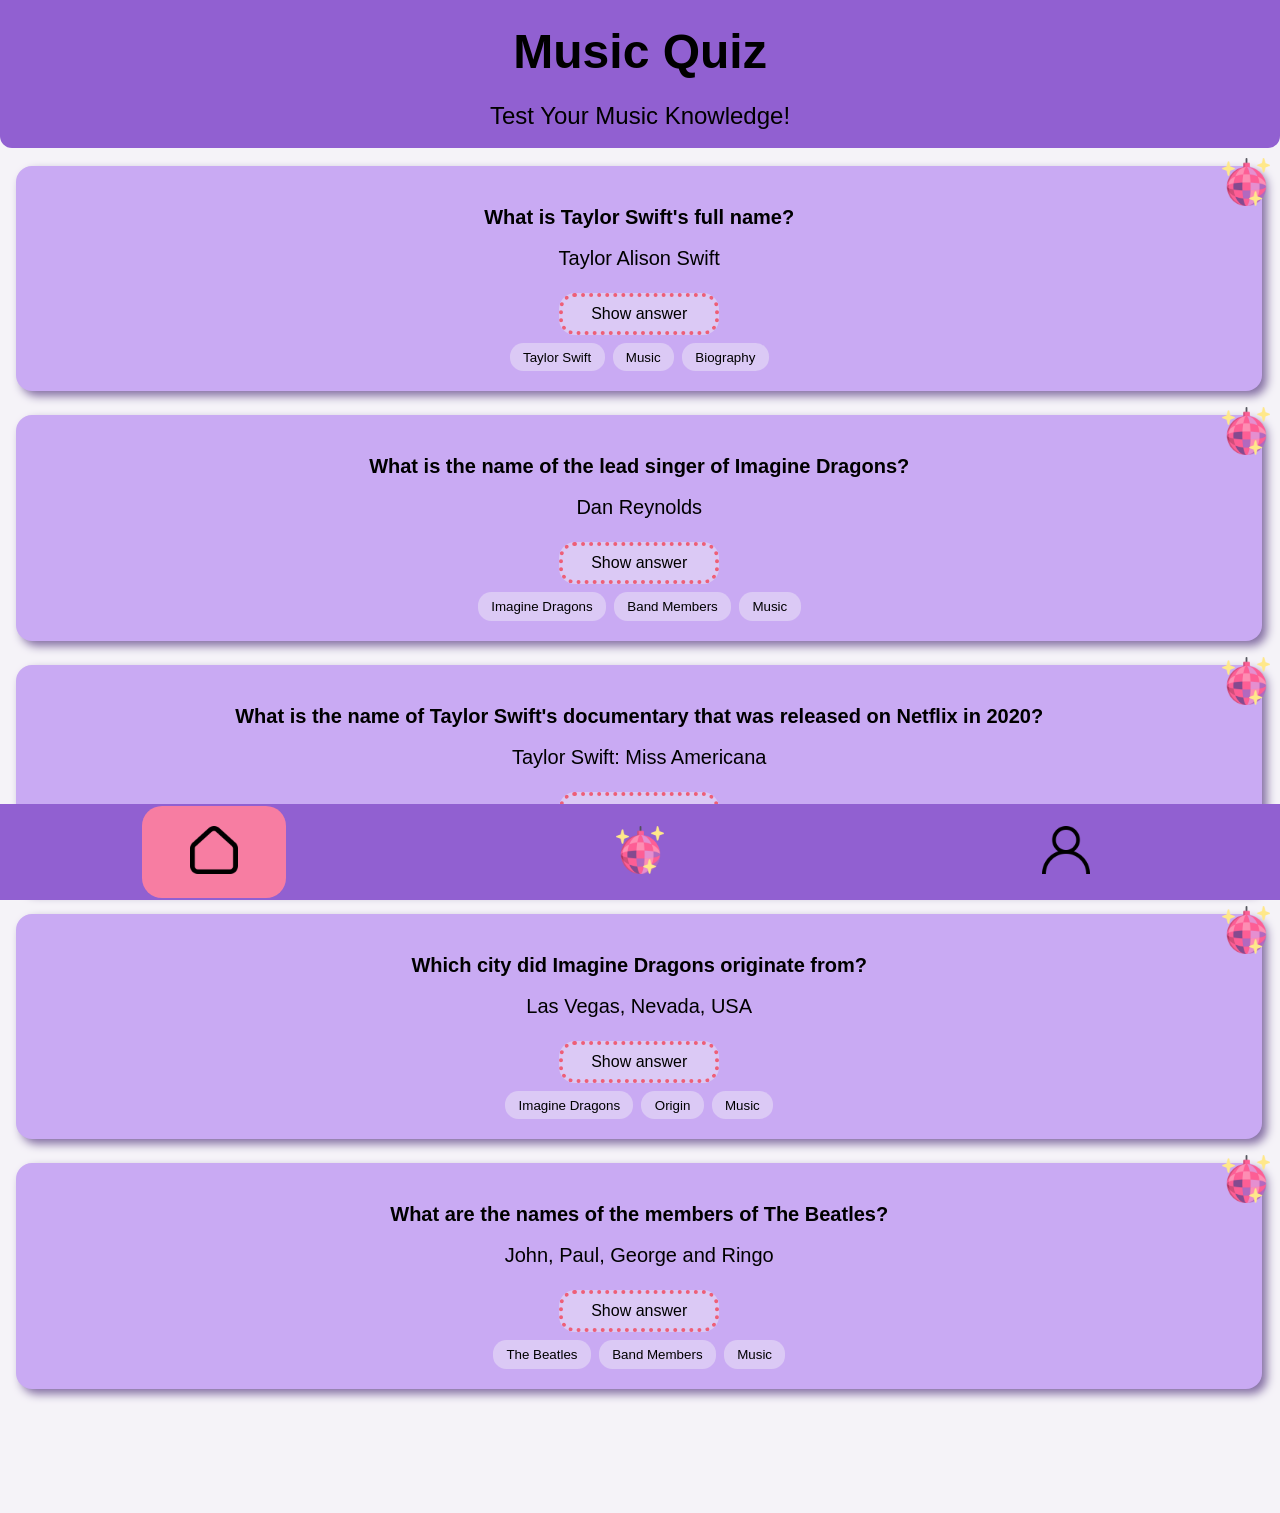
<file: index.html>
<!doctype html>
<html lang="en">
  <head>
    <meta charset="utf-8" />
    <meta
      name="viewport"
      content="width=device-width, initial-scale=1, shrink-to-fit=no"
    />
    <link rel="icon" href="./assets/disco-ball.png" type="disco-ball-icon" />
    <title>Music Quiz</title>
    <link rel="stylesheet" href="./styles.css" />
  </head>

  <body>
    <header class="header">
      <h1 class="header__title">Music Quiz</h1>
      <h2 class="header__subtitle">Test Your Music Knowledge!</h2>
    </header>

    <main class="main-content">
      <ul class="question-card__list">
        <div class="question-card">
          <img
            class="question-card__bookmark"
            src="./assets/disco-ball.png"
            alt="bookmark__disco-ball"
          />
          <h3 class="question-card__title">
            What is Taylor Swift's full name?
          </h3>
          <p class="answer">Taylor Alison Swift</p>
          <button class="answer-button">Show answer</button>
          <ul class="category-list">
            <li><button class="category">Taylor Swift</button></li>
            <li><button class="category">Music</button></li>
            <li><button class="category">Biography</button></li>
          </ul>
        </div>

        <div class="question-card">
          <img
            class="question-card__bookmark"
            src="./assets/disco-ball.png"
            alt="bookmark__disco-ball"
          />
          <h3 class="question-card__title">
            What is the name of the lead singer of Imagine Dragons?
          </h3>
          <p class="answer">Dan Reynolds</p>
          <button class="answer-button">Show answer</button>
          <ul class="category-list">
            <li><button class="category">Imagine Dragons</button></li>
            <li><button class="category">Band Members</button></li>
            <li><button class="category">Music</button></li>
          </ul>
        </div>

        <div class="question-card">
          <img
            class="question-card__bookmark"
            src="./assets/disco-ball.png"
            alt="bookmark__disco-ball"
          />
          <h3 class="question-card__title">
            What is the name of Taylor Swift's documentary that was released on
            Netflix in 2020?
          </h3>
          <p class="answer">Taylor Swift: Miss Americana</p>
          <button class="answer-button">Show answer</button>
          <ul class="category-list">
            <li><button class="category">Taylor Swift</button></li>
            <li><button class="category">Documentary</button></li>
            <li><button class="category">Netflix</button></li>
          </ul>
        </div>

        <div class="question-card">
          <img
            class="question-card__bookmark"
            src="./assets/disco-ball.png"
            alt="bookmark__disco-ball"
          />
          <h3 class="question-card__title">
            Which city did Imagine Dragons originate from?
          </h3>
          <p class="answer">Las Vegas, Nevada, USA</p>
          <button class="answer-button">Show answer</button>
          <ul class="category-list">
            <li><button class="category">Imagine Dragons</button></li>
            <li><button class="category">Origin</button></li>
            <li><button class="category">Music</button></li>
          </ul>
        </div>

        <div class="question-card">
          <img
            class="question-card__bookmark"
            src="./assets/disco-ball.png"
            alt="bookmark__disco-ball"
          />
          <h3 class="question-card__title">
            What are the names of the members of The Beatles?
          </h3>
          <p class="answer">John, Paul, George and Ringo</p>
          <button class="answer-button">Show answer</button>
          <ul class="category-list">
            <li><button class="category">The Beatles</button></li>
            <li><button class="category">Band Members</button></li>
            <li><button class="category">Music</button></li>
          </ul>
        </div>
      </ul>

      <nav class="navbar">
        <ul class="nav-links">
          <li class="nav-icon__active">
            <a href="index.html">
              <img src="./assets/house.png" alt="homepage" />
            </a>
          </li>
          <li class="nav-icon">
            <a href="bookmarks.html">
              <img src="./assets/disco-ball.png" alt="bookmarks" />
            </a>
          </li>
          <li class="nav-icon">
            <a href="profile.html">
              <img src="./assets/user_strong.png" alt="profile" />
            </a>
          </li>
        </ul>
      </nav>
    </main>
  </body>
</html>
</file>
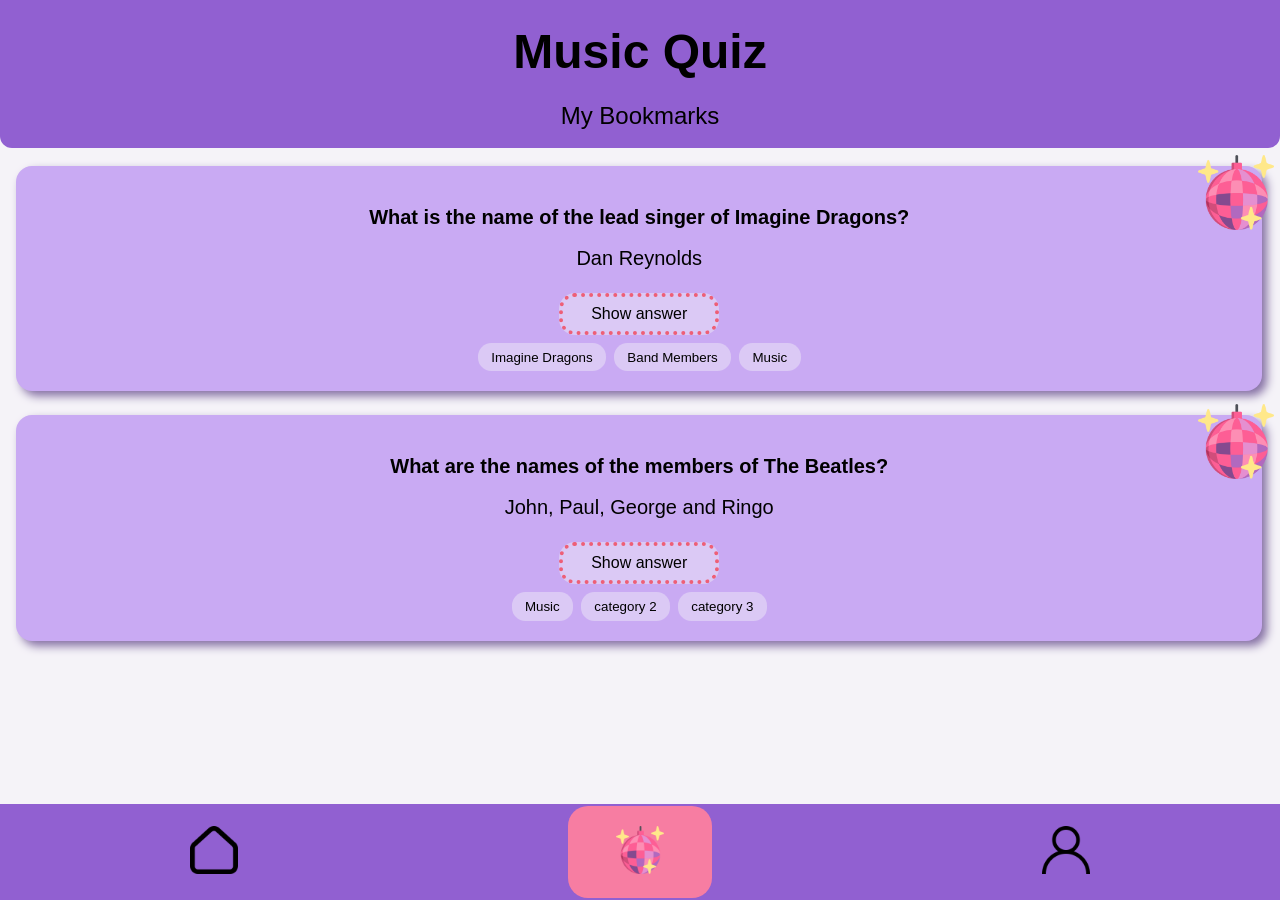
<file: bookmarks.html>
<!doctype html>
<html lang="en">
  <head>
    <meta charset="utf-8" />
    <meta
      name="viewport"
      content="width=device-width, initial-scale=1, shrink-to-fit=no"
    />
    <link rel="icon" href="./assets/disco-ball.png" type="disco-ball-icon" />
    <title>Music Quiz</title>
    <link rel="stylesheet" href="./styles.css" />
  </head>

  <body>
    <header class="header">
      <h1 class="header__title">Music Quiz</h1>
      <h2 class="header__subtitle">My Bookmarks</h2>
    </header>

    <main class="main-content">
      <ul class="question-card__list">
        <div class="question-card">
          <img
            class="question-card__bookmark-big"
            src="./assets/disco-ball.png"
            alt="bookmark__disco-ball"
          />
          <h3 class="question-card__title">
            What is the name of the lead singer of Imagine Dragons?
          </h3>
          <p class="answer">Dan Reynolds</p>
          <button class="answer-button">Show answer</button>
          <ul class="category-list">
            <li><button class="category">Imagine Dragons</button></li>
            <li><button class="category">Band Members</button></li>
            <li><button class="category">Music</button></li>
          </ul>
        </div>

        <div class="question-card">
          <img
            class="question-card__bookmark-big"
            src="./assets/disco-ball.png"
            alt="bookmark__disco-ball"
          />
          <h3 class="question-card__title">
            What are the names of the members of The Beatles?
          </h3>
          <p class="answer">John, Paul, George and Ringo</p>
          <button class="answer-button">Show answer</button>
          <ul class="category-list">
            <li><button class="category">Music</button></li>
            <li><button class="category">category 2</button></li>
            <li><button class="category">category 3</button></li>
          </ul>
        </div>
      </ul>

      <nav class="navbar">
        <ul class="nav-links">
          <li class="nav-icon">
            <a href="index.html">
              <img src="./assets/house.png" alt="homepage" />
            </a>
          </li>
          <li class="nav-icon__active">
            <a href="bookmarks.html">
              <img src="./assets/disco-ball.png" alt="bookmarks" />
            </a>
          </li>
          <li class="nav-icon">
            <a href="profile.html">
              <img src="./assets/user_strong.png" alt="profile" />
            </a>
          </li>
        </ul>
      </nav>
    </main>
  </body>
</html>
</file>
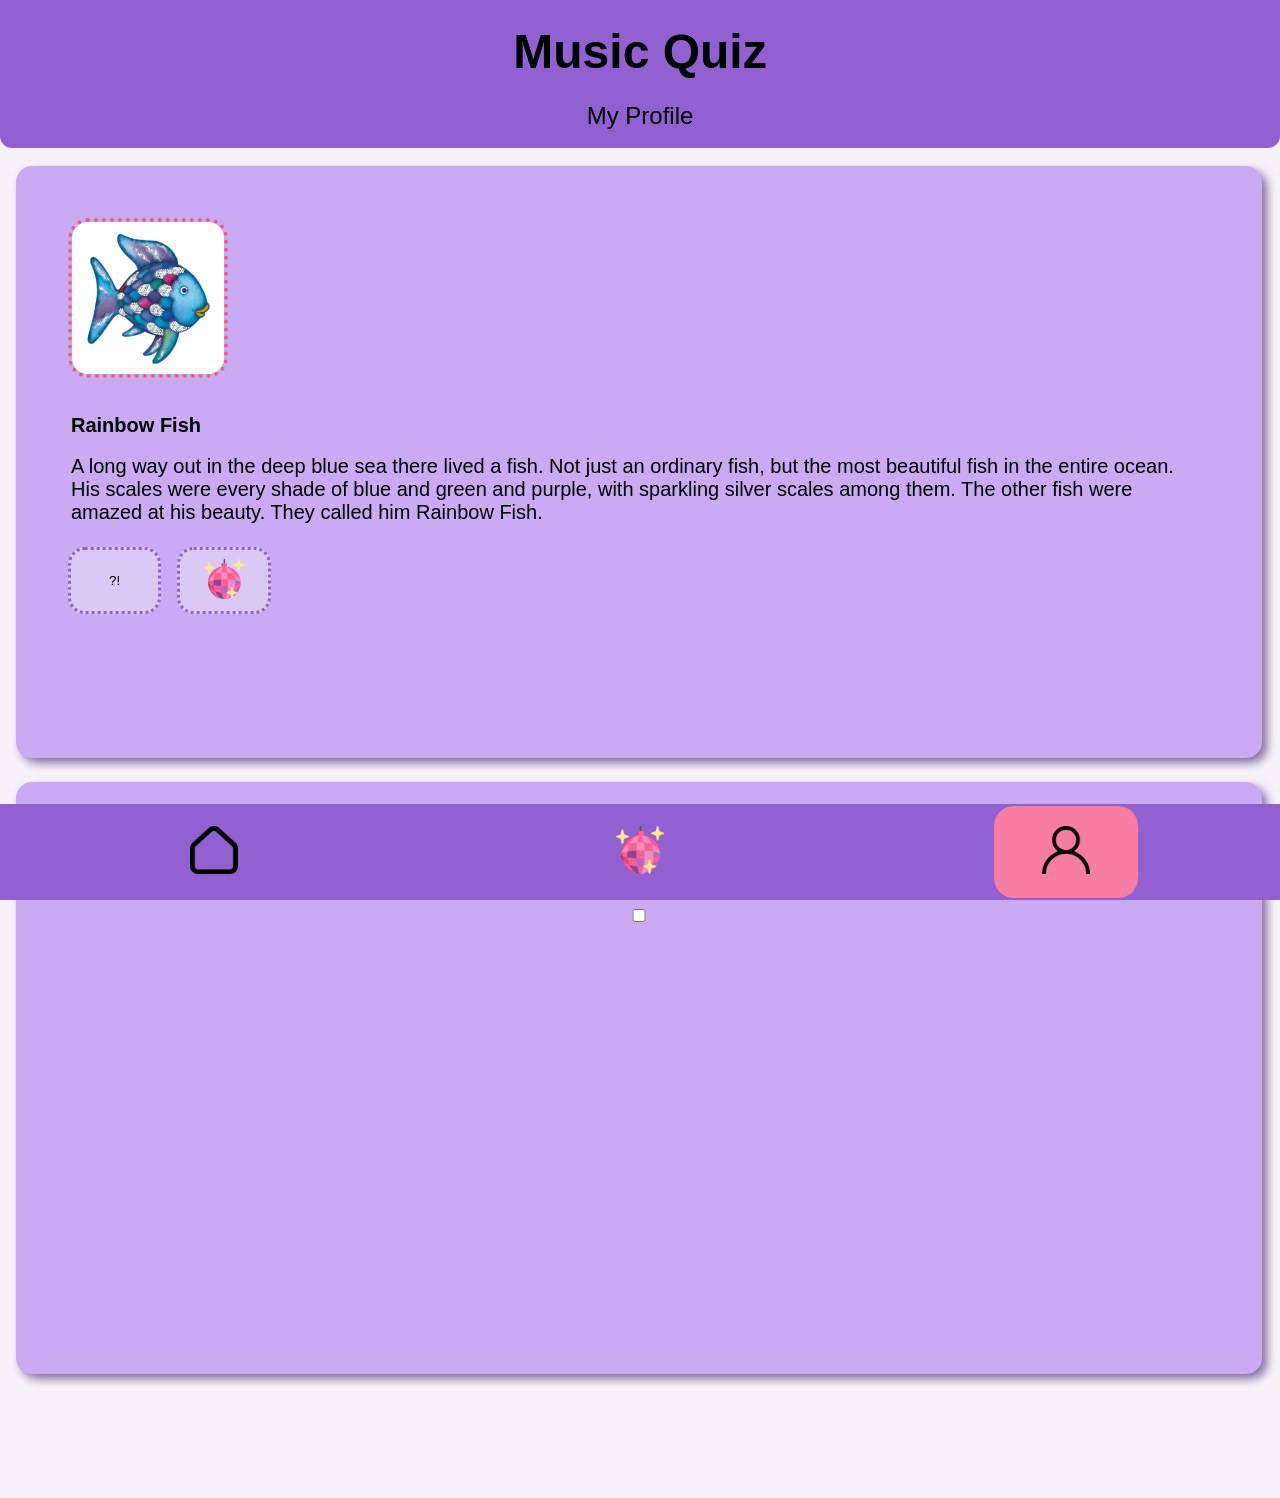
<file: profile.html>
<!doctype html>
<html lang="en">
  <head>
    <meta charset="utf-8" />
    <meta
      name="viewport"
      content="width=device-width, initial-scale=1, shrink-to-fit=no"
    />
    <link rel="icon" href="./assets/disco-ball.png" type="disco-ball-icon" />
    <title>Music Quiz</title>
    <link rel="stylesheet" href="./styles.css" />
  </head>

  <body>
    <header class="header">
      <h1 class="header__title">Music Quiz</h1>
      <h2 class="header__subtitle">My Profile</h2>
    </header>
    <main class="main-content">
      <ul class="profile__list">
        <div class="profile">
            <img class="profile__picture" src="./assets/rainbow-fish.png" alt="rainbow-fish"></img>
           <h3 class="profile__title">
            Rainbow Fish
          </h3>
          <p class="profile__free-text">A long way out in the deep blue sea there lived a fish. Not just an ordinary fish, but the most beautiful fish in the entire ocean. His scales were every shade of blue and green and purple, with sparkling silver scales among them. The other fish were amazed at his beauty. They called him Rainbow Fish.</p>
        <ul class="profile__button-list">
            <li><button class="profile__solved-questions">?!</button></li>
            <li><button class="profile__added-bookmarks">         <img
            class="profile__bookmark"
            src="./assets/disco-ball.png"
            alt="bookmark__disco-ball"
          /></button></li>
        </ul>
        </div>

        <div class="profile__settings">
          <h3 class="profile__settings-title">
            Settings
          </h3>
          <p class="profile__settings__dark-mode">Dark Mode</p>
          <input type="checkbox" class="switch__dark-mode" />
        </div>

      <nav class="navbar">
        <ul class="nav-links">
          <li class="nav-icon">
            <a href="index.html">
              <img src="./assets/house.png" alt="homepage" />
            </a>
          </li>
          <li class="nav-icon">
            <a href="bookmarks.html">
              <img src="./assets/disco-ball.png" alt="bookmarks" />
            </a>
          </li>
          <li class="nav-icon__active">
            <a href="profile.html">
              <img src="./assets/user_strong.png" alt="profile" />
            </a>
          </li>
        </ul>
      </nav>
    </main>
  </body>
</html>
</file>
<file: styles.css>
@import url("./global.css");
@import url("./header.css");
@import url("./cards.css");
@import url("./navigation.css");
@import url("./profile.css");

/* Wo füge ich den Link ein?
<a href="https://www.flaticon.com/free-icons/disco-dance" title="disco dance icons">Disco dance icons created by Freepik - Flaticon</a>
*/
</file>
